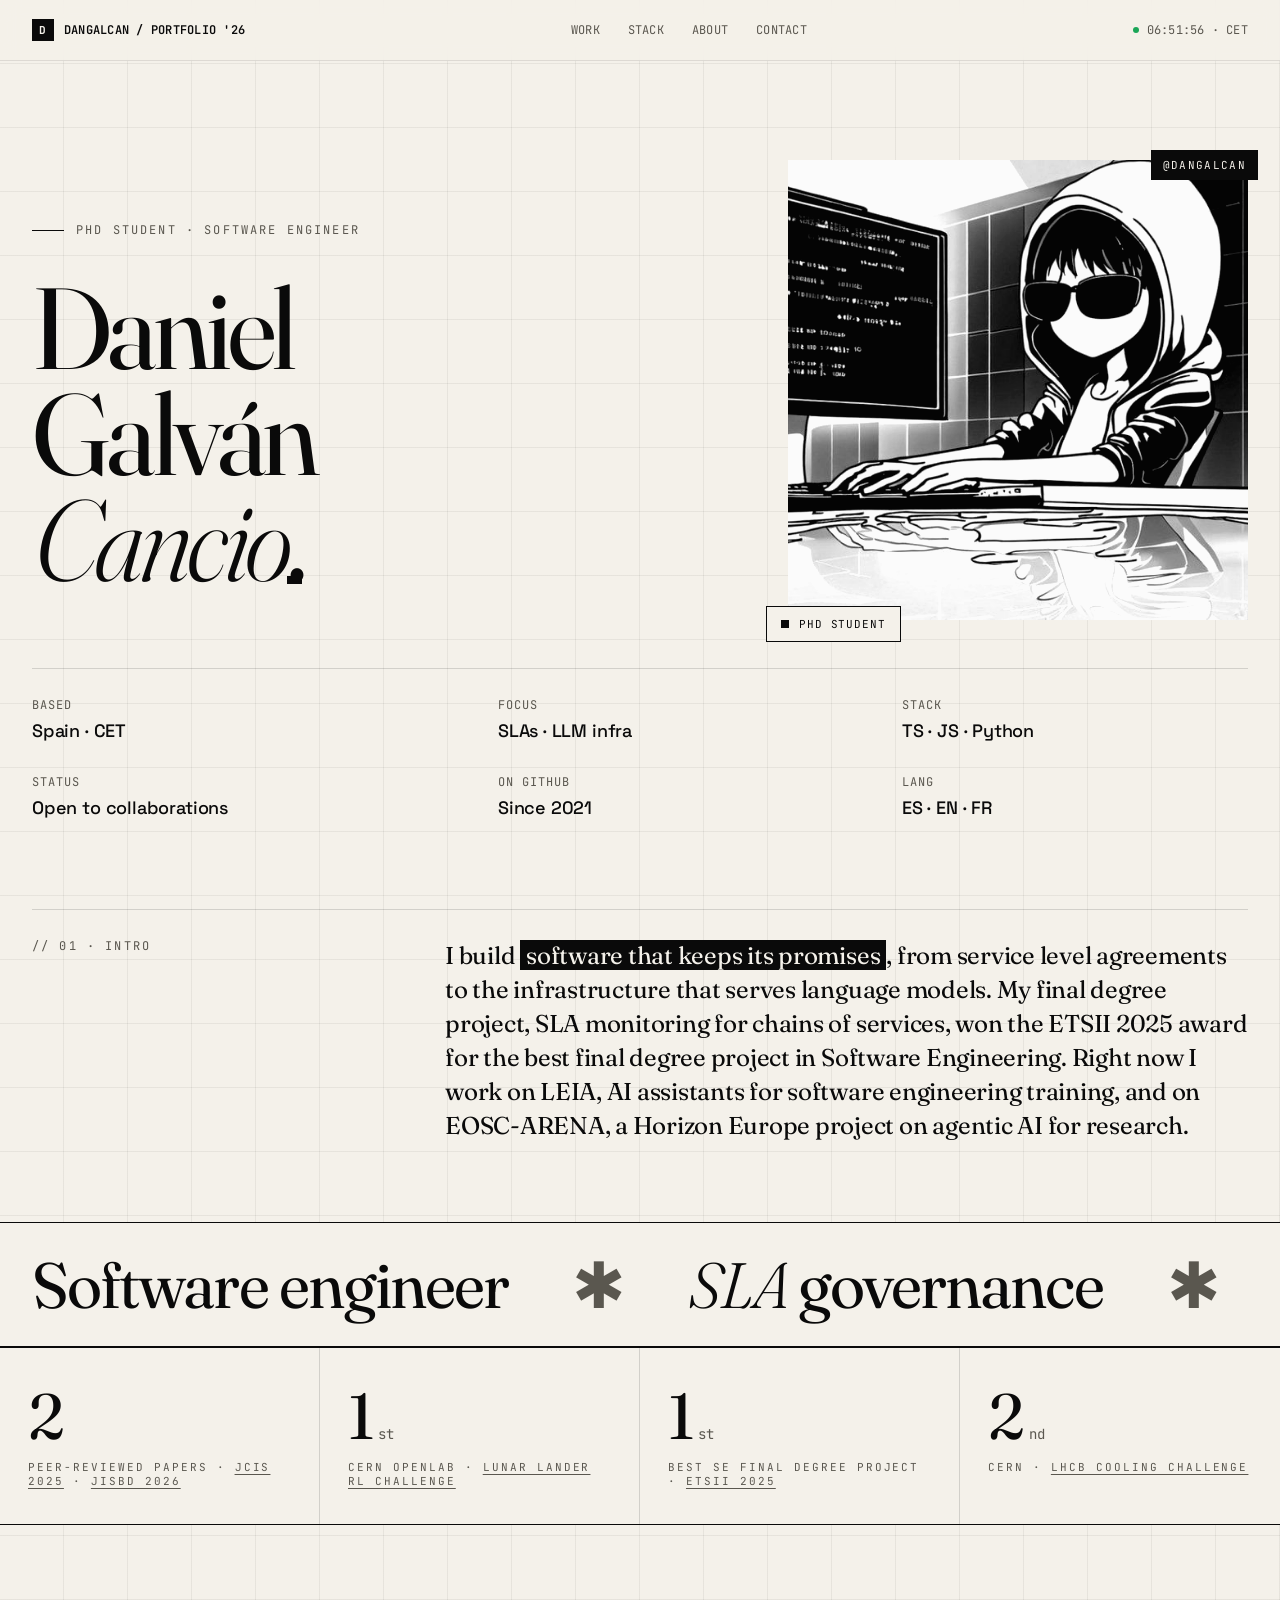
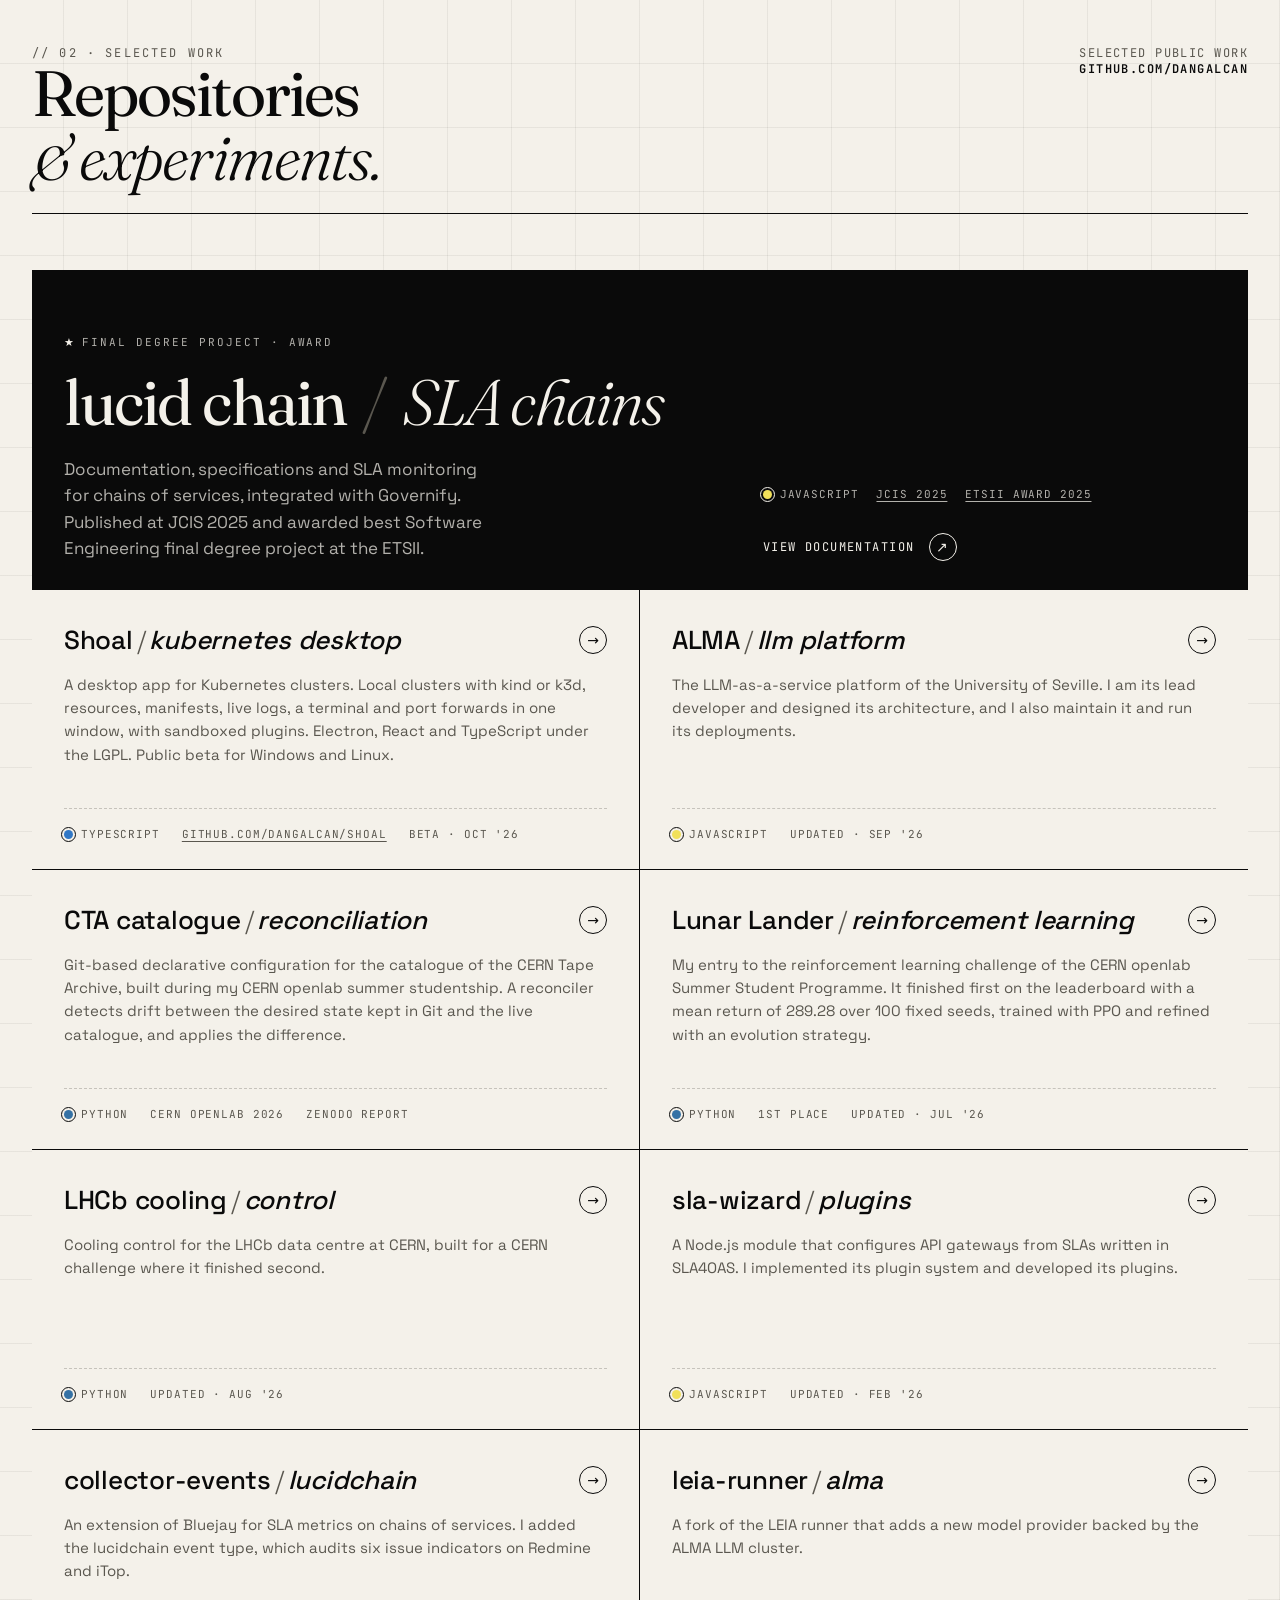
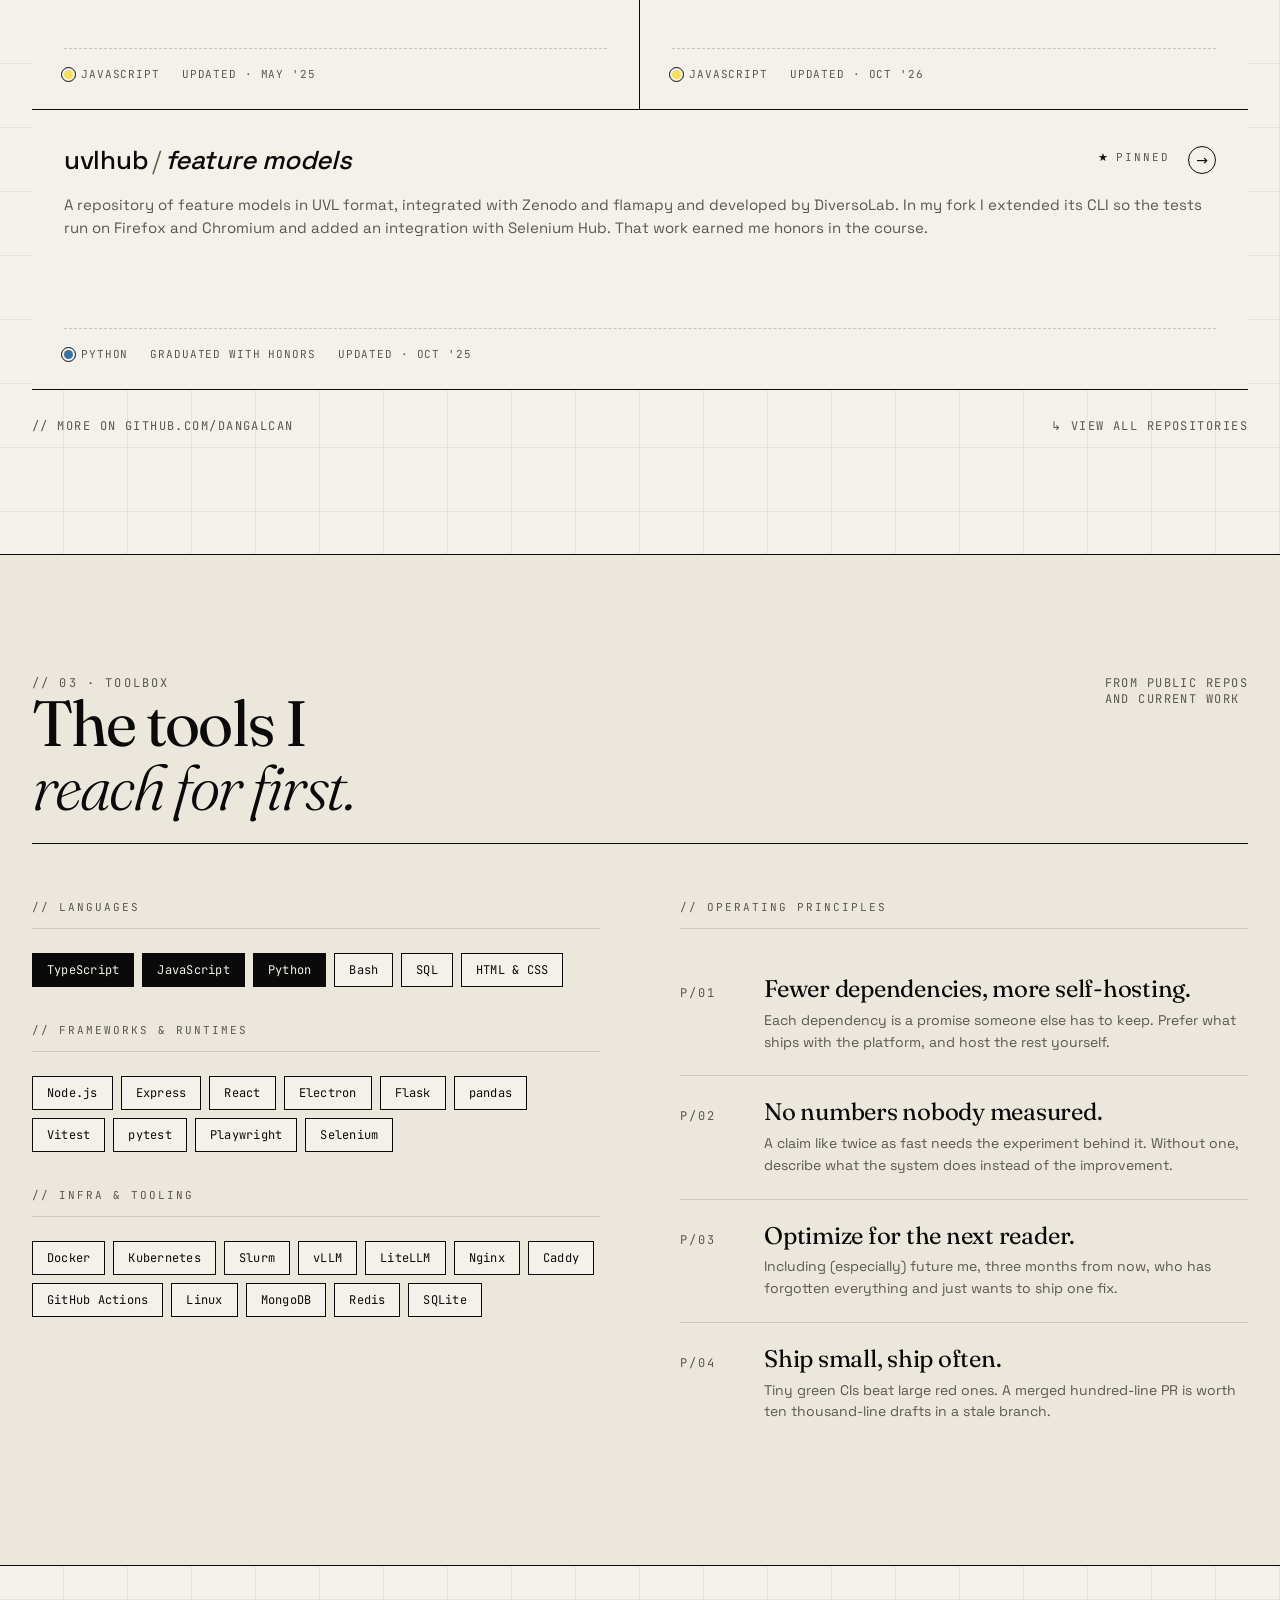
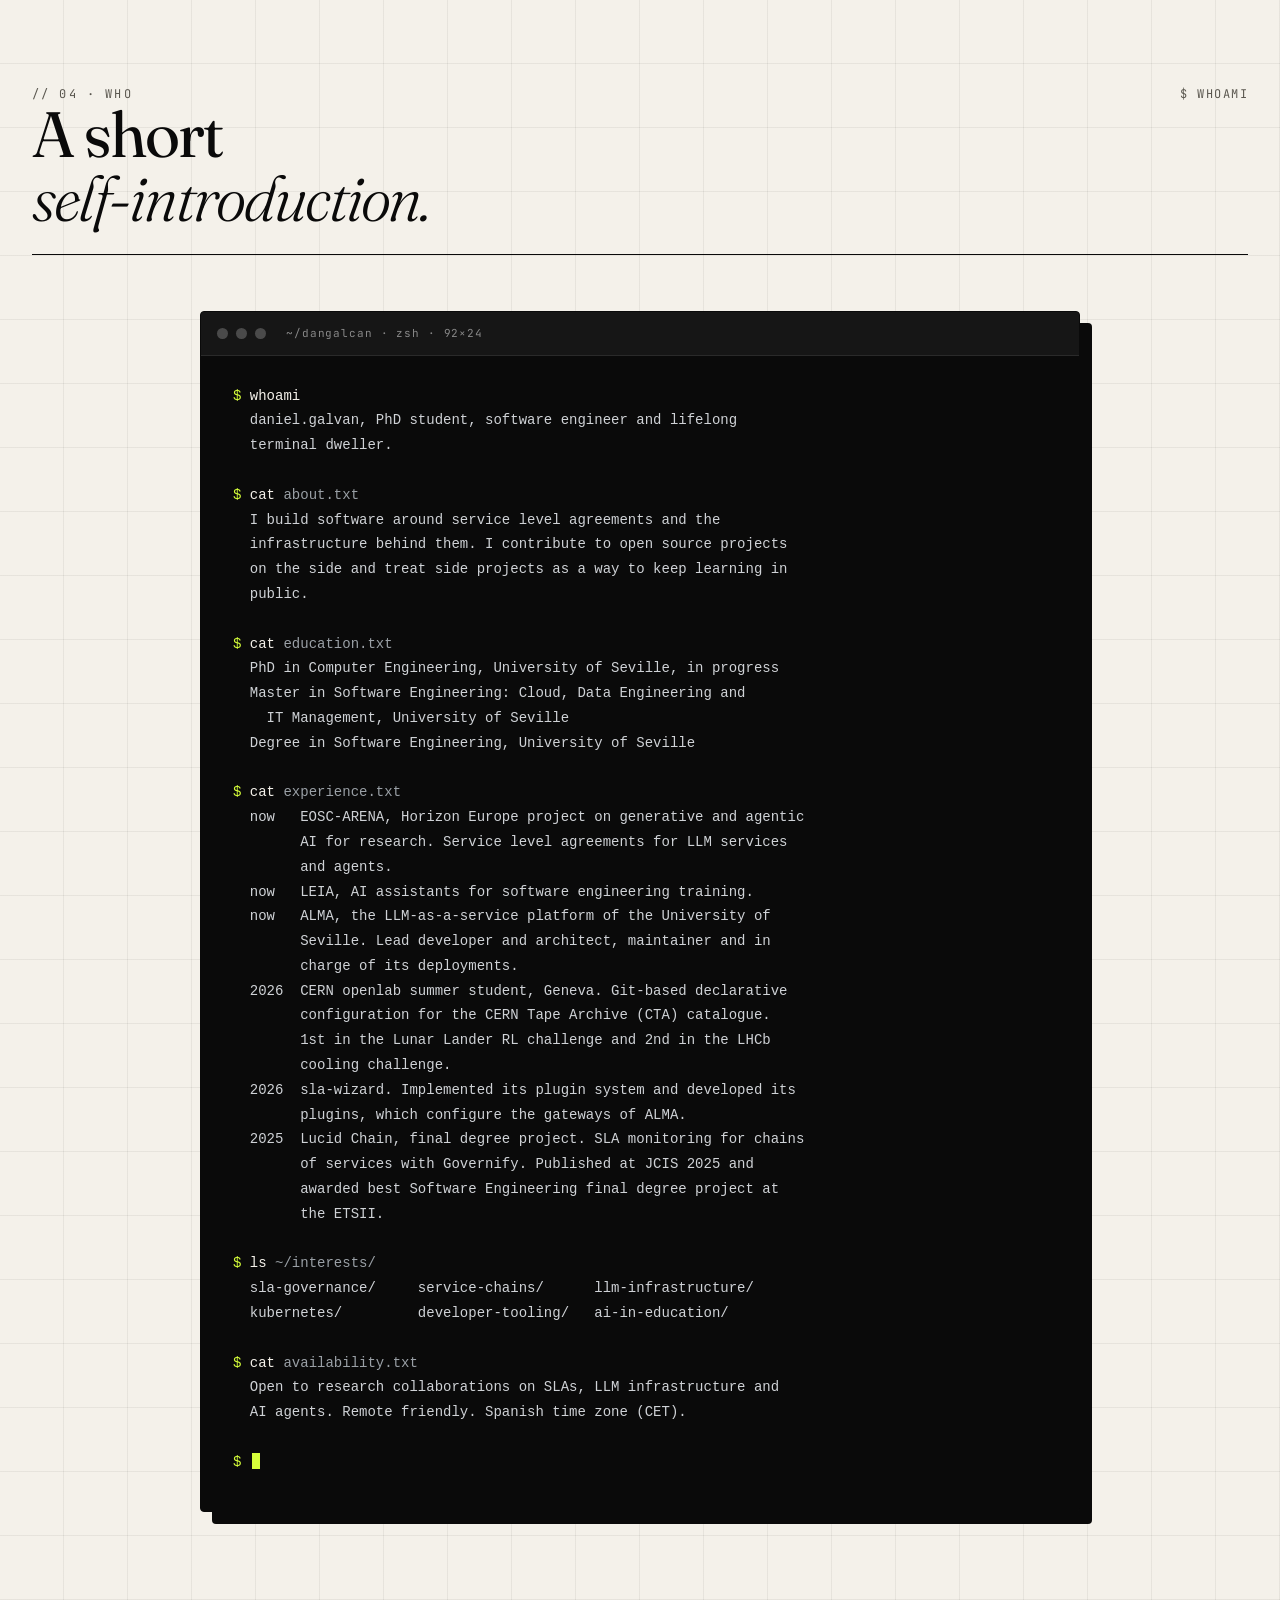
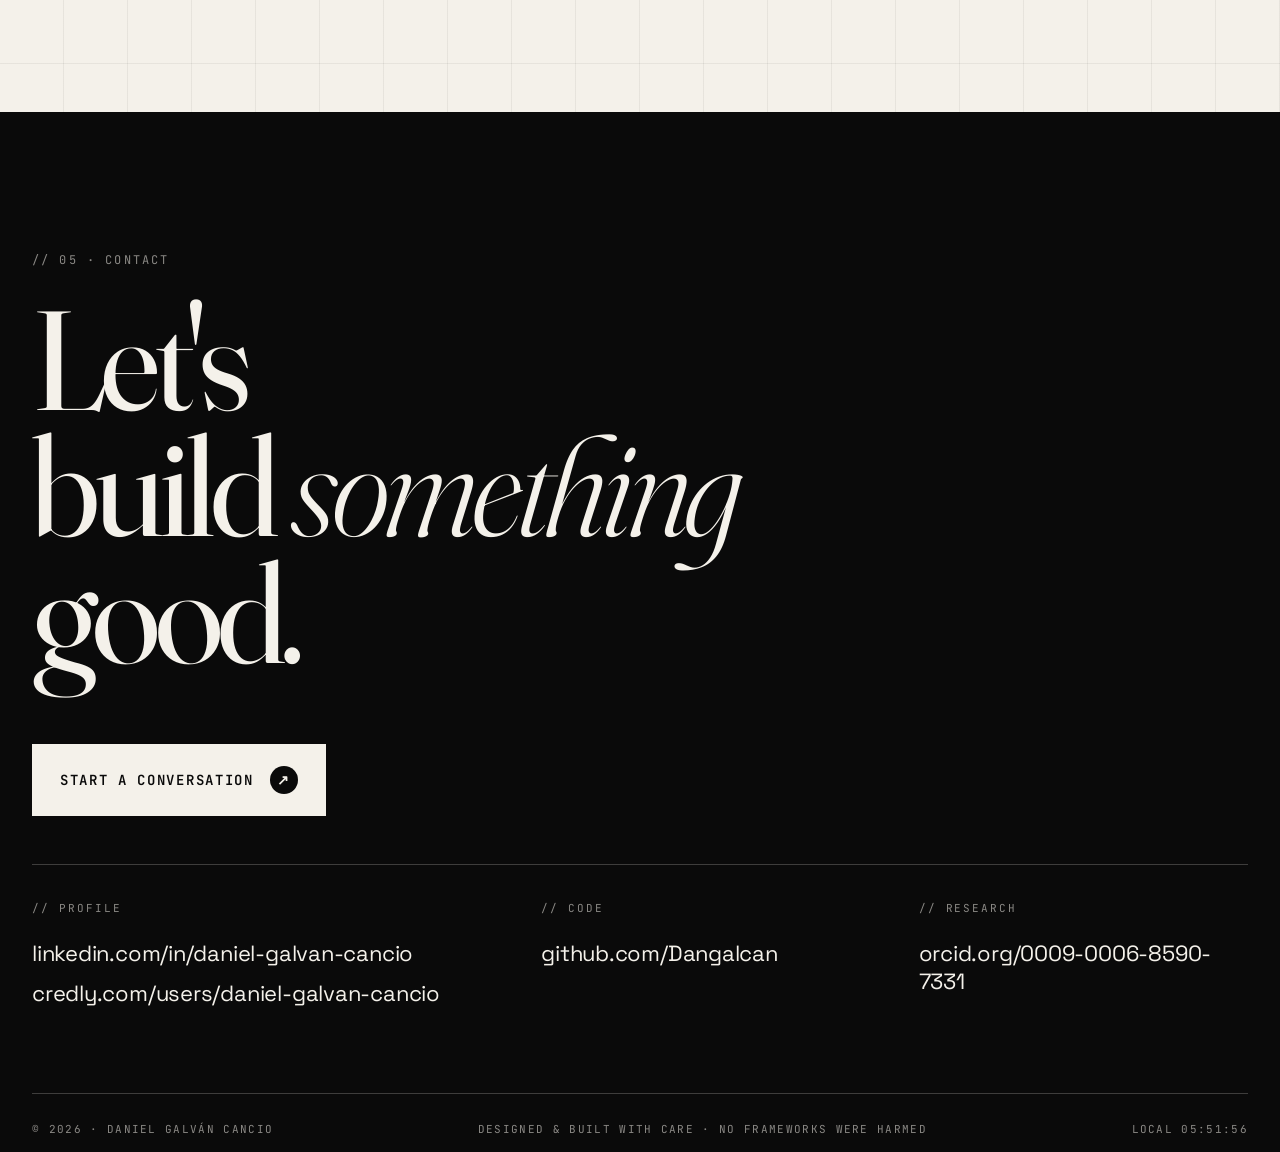
<file: index.html>
<!doctype html>
<html lang="en">
<head>
  <meta charset="utf-8">
  <meta name="viewport" content="width=device-width, initial-scale=1">
  <title>Daniel Galván Cancio · PhD student &amp; software engineer</title>
  <meta name="description" content="Daniel Galván Cancio, PhD student and software engineer at the University of Seville. Service level agreements, LLM infrastructure and AI agents.">
  <meta name="theme-color" content="#f4f1ea">
  <!-- Link previews. The site URL appears in canonical, og:url, og:image and
       the JSON-LD below, so change them together if the domain changes.
       The image is rendered from scripts/og/og.html by scripts/og/render.ps1. -->
  <link rel="canonical" href="https://dangalcan.com/">
  <meta property="og:type" content="website">
  <meta property="og:site_name" content="Daniel Galván Cancio">
  <meta property="og:url" content="https://dangalcan.com/">
  <meta property="og:title" content="Daniel Galván Cancio · PhD student &amp; software engineer">
  <meta property="og:description" content="Software that keeps its promises, from SLAs to LLM infrastructure and AI agents.">
  <meta property="og:image" content="https://dangalcan.com/assets/img/og.png">
  <meta property="og:image:width" content="1200">
  <meta property="og:image:height" content="630">
  <meta property="og:image:alt" content="Daniel Galván Cancio, PhD student building software that keeps its promises">
  <meta name="twitter:card" content="summary_large_image">
  <script type="application/ld+json">
  {
    "@context": "https://schema.org",
    "@type": "Person",
    "name": "Daniel Galván Cancio",
    "url": "https://dangalcan.com/",
    "image": "https://dangalcan.com/assets/img/og.png",
    "jobTitle": "PhD student",
    "affiliation": { "@type": "CollegeOrUniversity", "name": "University of Seville" },
    "alumniOf": { "@type": "CollegeOrUniversity", "name": "University of Seville" },
    "knowsAbout": ["Service level agreements", "LLM infrastructure", "AI agents", "Kubernetes"],
    "award": [
      "Best final degree project in Software Engineering, ETSII, University of Seville, 2025",
      "1st place, CERN openlab Lunar Lander reinforcement learning challenge, 2026",
      "2nd place, CERN LHCb data centre cooling challenge, 2026"
    ],
    "sameAs": [
      "https://github.com/Dangalcan",
      "https://www.linkedin.com/in/daniel-galvan-cancio/",
      "https://orcid.org/0009-0006-8590-7331",
      "https://www.credly.com/users/daniel-galvan-cancio"
    ]
  }
  </script>
  <link rel="icon" href="favicon.svg" type="image/svg+xml">
  <link rel="preload" href="assets/fonts/fraunces-var.woff2" as="font" type="font/woff2" crossorigin>
  <link rel="stylesheet" href="assets/css/tokens.css">
  <link rel="stylesheet" href="assets/css/base.css">
  <link rel="stylesheet" href="assets/css/components.css">
  <script src="assets/js/site.js" defer></script>
</head>
<body>

<!-- ========== TOP BAR ========== -->
<header class="topbar">
  <div class="topbar__brand">
    <span class="topbar__mark" aria-hidden="true">D</span>
    <span>DANGALCAN<span class="topbar__suffix">&nbsp;/&nbsp;PORTFOLIO&nbsp;'26</span></span>
  </div>
  <nav class="topbar__nav" aria-label="Sections">
    <a href="#work">Work</a>
    <a href="#stack">Stack</a>
    <a href="#about">About</a>
    <a href="#contact">Contact</a>
  </nav>
  <div class="topbar__clock">
    <span class="topbar__dot" aria-hidden="true"></span>
    <span data-clock="spain">--:--:-- · CET</span>
  </div>
</header>

<main>

<!-- ========== HERO ========== -->
<section class="hero">
  <div class="wrap">
    <div class="hero__grid">
      <div>
        <p class="hero__eyebrow label">PhD student · software engineer</p>
        <h1 class="hero__title display">
          Daniel<br>
          Galván<br>
          <em>Cancio</em><span class="hero__stop">.</span>
        </h1>
      </div>

      <figure class="portrait">
        <div class="portrait__frame">
          <img src="assets/img/portrait.jpg" width="564" height="562" decoding="async"
               alt="Black and white illustration of a hooded coder in sunglasses typing at a terminal">
        </div>
        <span class="portrait__handle label">@DANGALCAN</span>
        <span class="portrait__status label">PhD student</span>
      </figure>
    </div>

    <dl class="hero__meta label">
      <div><dt>Based</dt><dd>Spain · CET</dd></div>
      <div><dt>Focus</dt><dd>SLAs · LLM infra</dd></div>
      <div><dt>Stack</dt><dd>TS · JS · Python</dd></div>
      <div><dt>Status</dt><dd>Open to collaborations</dd></div>
      <div><dt>On GitHub</dt><dd>Since 2021</dd></div>
      <div><dt>Lang</dt><dd>ES · EN · FR</dd></div>
    </dl>

    <div class="lede">
      <p class="label">// 01 · Intro</p>
      <p class="lede__text">
        I build <mark>software that keeps its promises</mark>, from service
        level agreements to the infrastructure that serves language models.
        My final degree project, SLA monitoring for chains of services, won
        the ETSII 2025 award for the best final degree project in Software
        Engineering. Right now I work on LEIA, AI assistants for software
        engineering training, and on EOSC-ARENA, a Horizon Europe project on
        agentic AI for research.
      </p>
    </div>
  </div>
</section>

<!-- ========== MARQUEE ========== -->
<div class="marquee display">
  <div class="marquee__track">
    <p class="marquee__group">
      <span class="marquee__item">Software engineer</span>
      <span class="marquee__item"><em>SLA</em> governance</span>
      <span class="marquee__item">service chains</span>
      <span class="marquee__item">LLM infrastructure</span>
      <span class="marquee__item">AI <em>agents</em></span>
      <span class="marquee__item"><em>Kubernetes</em></span>
      <span class="marquee__item">open source</span>
    </p>
  </div>
</div>

<!-- ========== STATS ========== -->
<section class="section section--flush" aria-label="In numbers">
  <dl class="stats">
    <div class="stats__item">
      <dt class="stats__label label">Peer-reviewed papers · <a href="https://hdl.handle.net/11705/JCIS/2025/46">JCIS 2025</a> · <a href="https://hdl.handle.net/11705/JISBD/2026/108">JISBD 2026</a></dt>
      <dd class="stats__value display">2</dd>
    </div>
    <div class="stats__item">
      <dt class="stats__label label">CERN openlab · <a href="https://github.com/Dangalcan/Lunar-Lander-Reinforcement-Learning-Challenge">Lunar Lander RL challenge</a></dt>
      <dd class="stats__value display">1<span class="stats__unit">st</span></dd>
    </div>
    <div class="stats__item">
      <dt class="stats__label label">Best SE final degree project · <a href="https://www.informatica.us.es/docs/noticias/anuncios/2026/res-adj-premios-tfg-etsii_2026.pdf">ETSII 2025</a></dt>
      <dd class="stats__value display">1<span class="stats__unit">st</span></dd>
    </div>
    <div class="stats__item">
      <dt class="stats__label label">CERN · <a href="https://github.com/Dangalcan/LHCb-Data-Centre-Cooling-Control">LHCb cooling challenge</a></dt>
      <dd class="stats__value display">2<span class="stats__unit">nd</span></dd>
    </div>
  </dl>
</section>

<!-- ========== WORK ========== -->
<section class="section" id="work">
  <div class="wrap">
    <header class="section-head">
      <div>
        <p class="label">// 02 · Selected work</p>
        <h2 class="section-head__title display">Repositories<br><em>&amp; experiments.</em></h2>
      </div>
      <p class="section-head__aside label">
        Selected public work<br>
        <a href="https://github.com/Dangalcan">github.com/Dangalcan</a>
      </p>
    </header>

    <!-- Featured card. Same parts as a regular card, laid out in two columns. -->
    <article class="repo-card repo-card--featured">
      <div>
        <p class="repo-card__pin label">Final degree project · Award</p>
        <h3 class="repo-card__title display">
          <a href="https://lucidchain.github.io/docs/">lucid chain<span class="repo-card__slash"> / </span><em>SLA chains</em></a>
        </h3>
        <p class="repo-card__desc">
          Documentation, specifications and SLA monitoring for chains of
          services, integrated with Governify. Published at JCIS 2025 and
          awarded best Software Engineering final degree project at the ETSII.
        </p>
      </div>
      <div>
        <ul class="repo-card__meta label">
          <li class="repo-card__lang" data-lang="javascript">JavaScript</li>
          <li><a href="https://hdl.handle.net/11705/JCIS/2025/46">JCIS 2025</a></li>
          <li><a href="https://www.informatica.us.es/docs/noticias/anuncios/2026/res-adj-premios-tfg-etsii_2026.pdf">ETSII award 2025</a></li>
        </ul>
        <p class="repo-card__cta">View documentation <span class="repo-card__arrow" aria-hidden="true">↗</span></p>
      </div>
    </article>

    <!-- Regular cards. To add one, copy an <article> and change the link,
         the text, data-lang and the date. -->
    <div class="repo-grid">
      <article class="repo-card">
        <div class="repo-card__head">
          <h3 class="repo-card__title">
            <a href="https://shoal.dangalcan.com">Shoal<span class="repo-card__slash">/</span><em>kubernetes desktop</em></a>
          </h3>
          <span class="repo-card__arrow" aria-hidden="true">→</span>
        </div>
        <p class="repo-card__desc">
          A desktop app for Kubernetes clusters. Local clusters with kind or
          k3d, resources, manifests, live logs, a terminal and port forwards
          in one window, with sandboxed plugins. Electron, React and
          TypeScript under the LGPL. Public beta for Windows and Linux.
        </p>
        <ul class="repo-card__meta label">
          <li class="repo-card__lang" data-lang="typescript">TypeScript</li>
          <li><a href="https://github.com/Dangalcan/shoal">github.com/Dangalcan/shoal</a></li>
          <li>Beta · Oct '26</li>
        </ul>
      </article>

      <article class="repo-card">
        <div class="repo-card__head">
          <h3 class="repo-card__title">
            <a href="https://github.com/alma-org">ALMA<span class="repo-card__slash">/</span><em>llm platform</em></a>
          </h3>
          <span class="repo-card__arrow" aria-hidden="true">→</span>
        </div>
        <p class="repo-card__desc">
          The LLM-as-a-service platform of the University of Seville. I am its
          lead developer and designed its architecture, and I also maintain it
          and run its deployments.
        </p>
        <ul class="repo-card__meta label">
          <li class="repo-card__lang" data-lang="javascript">JavaScript</li>
          <li>Updated · Sep '26</li>
        </ul>
      </article>

      <article class="repo-card">
        <div class="repo-card__head">
          <h3 class="repo-card__title">
            <a href="https://doi.org/10.5281/zenodo.22249599">CTA catalogue<span class="repo-card__slash">/</span><em>reconciliation</em></a>
          </h3>
          <span class="repo-card__arrow" aria-hidden="true">→</span>
        </div>
        <p class="repo-card__desc">
          Git-based declarative configuration for the catalogue of the CERN
          Tape Archive, built during my CERN openlab summer studentship. A
          reconciler detects drift between the desired state kept in Git and
          the live catalogue, and applies the difference.
        </p>
        <ul class="repo-card__meta label">
          <li class="repo-card__lang" data-lang="python">Python</li>
          <li>CERN openlab 2026</li>
          <li>Zenodo report</li>
        </ul>
      </article>

      <article class="repo-card">
        <div class="repo-card__head">
          <h3 class="repo-card__title">
            <a href="https://github.com/Dangalcan/Lunar-Lander-Reinforcement-Learning-Challenge">Lunar Lander<span class="repo-card__slash">/</span><em>reinforcement learning</em></a>
          </h3>
          <span class="repo-card__arrow" aria-hidden="true">→</span>
        </div>
        <p class="repo-card__desc">
          My entry to the reinforcement learning challenge of the CERN openlab
          Summer Student Programme. It finished first on the leaderboard with
          a mean return of 289.28 over 100 fixed seeds, trained with PPO and
          refined with an evolution strategy.
        </p>
        <ul class="repo-card__meta label">
          <li class="repo-card__lang" data-lang="python">Python</li>
          <li>1st place</li>
          <li>Updated · Jul '26</li>
        </ul>
      </article>

      <article class="repo-card">
        <div class="repo-card__head">
          <h3 class="repo-card__title">
            <a href="https://github.com/Dangalcan/LHCb-Data-Centre-Cooling-Control">LHCb cooling<span class="repo-card__slash">/</span><em>control</em></a>
          </h3>
          <span class="repo-card__arrow" aria-hidden="true">→</span>
        </div>
        <p class="repo-card__desc">
          Cooling control for the LHCb data centre at CERN, built for a CERN
          challenge where it finished second.
        </p>
        <ul class="repo-card__meta label">
          <li class="repo-card__lang" data-lang="python">Python</li>
          <li>Updated · Aug '26</li>
        </ul>
      </article>

      <article class="repo-card">
        <div class="repo-card__head">
          <h3 class="repo-card__title">
            <a href="https://github.com/Dangalcan/sla-wizard">sla-wizard<span class="repo-card__slash">/</span><em>plugins</em></a>
          </h3>
          <span class="repo-card__arrow" aria-hidden="true">→</span>
        </div>
        <p class="repo-card__desc">
          A Node.js module that configures API gateways from SLAs written in
          SLA4OAS. I implemented its plugin system and developed its plugins.
        </p>
        <ul class="repo-card__meta label">
          <li class="repo-card__lang" data-lang="javascript">JavaScript</li>
          <li>Updated · Feb '26</li>
        </ul>
      </article>

      <article class="repo-card">
        <div class="repo-card__head">
          <h3 class="repo-card__title">
            <a href="https://github.com/Dangalcan/collector-events">collector-events<span class="repo-card__slash">/</span><em>lucidchain</em></a>
          </h3>
          <span class="repo-card__arrow" aria-hidden="true">→</span>
        </div>
        <p class="repo-card__desc">
          An extension of Bluejay for SLA metrics on chains of services. I
          added the lucidchain event type, which audits six issue indicators
          on Redmine and iTop.
        </p>
        <ul class="repo-card__meta label">
          <li class="repo-card__lang" data-lang="javascript">JavaScript</li>
          <li>Updated · May '25</li>
        </ul>
      </article>

      <article class="repo-card">
        <div class="repo-card__head">
          <h3 class="repo-card__title">
            <a href="https://github.com/Dangalcan/leia-runner">leia-runner<span class="repo-card__slash">/</span><em>alma</em></a>
          </h3>
          <span class="repo-card__arrow" aria-hidden="true">→</span>
        </div>
        <p class="repo-card__desc">
          A fork of the LEIA runner that adds a new model provider backed by
          the ALMA LLM cluster.
        </p>
        <ul class="repo-card__meta label">
          <li class="repo-card__lang" data-lang="javascript">JavaScript</li>
          <li>Updated · Oct '26</li>
        </ul>
      </article>

      <article class="repo-card">
        <div class="repo-card__head">
          <h3 class="repo-card__title">
            <a href="https://github.com/Dangalcan/uvlhub">uvlhub<span class="repo-card__slash">/</span><em>feature models</em></a>
          </h3>
          <span class="repo-card__pin label">Pinned</span>
          <span class="repo-card__arrow" aria-hidden="true">→</span>
        </div>
        <p class="repo-card__desc">
          A repository of feature models in UVL format, integrated with Zenodo
          and flamapy and developed by DiversoLab. In my fork I extended its CLI
          so the tests run on Firefox and Chromium and added an integration with
          Selenium Hub. That work earned me honors in the course.
        </p>
        <ul class="repo-card__meta label">
          <li class="repo-card__lang" data-lang="python">Python</li>
          <li>Graduated with honors</li>
          <li>Updated · Oct '25</li>
        </ul>
      </article>
    </div>

    <p class="work-foot label">
      <span>// More on github.com/Dangalcan</span>
      <a href="https://github.com/Dangalcan?tab=repositories">↳ View all repositories</a>
    </p>
  </div>
</section>

<!-- ========== STACK ========== -->
<section class="section section--alt" id="stack">
  <div class="wrap">
    <header class="section-head">
      <div>
        <p class="label">// 03 · Toolbox</p>
        <h2 class="section-head__title display">The tools I<br><em>reach for first.</em></h2>
      </div>
      <p class="section-head__aside label">From public repos<br>and current work</p>
    </header>

    <div class="stack">
      <div>
        <h3 class="stack__heading label">// Languages</h3>
        <ul class="chips">
          <li class="chip chip--solid">TypeScript</li>
          <li class="chip chip--solid">JavaScript</li>
          <li class="chip chip--solid">Python</li>
          <li class="chip">Bash</li>
          <li class="chip">SQL</li>
          <li class="chip">HTML &amp; CSS</li>
        </ul>

        <h3 class="stack__heading label">// Frameworks &amp; runtimes</h3>
        <ul class="chips">
          <li class="chip">Node.js</li>
          <li class="chip">Express</li>
          <li class="chip">React</li>
          <li class="chip">Electron</li>
          <li class="chip">Flask</li>
          <li class="chip">pandas</li>
          <li class="chip">Vitest</li>
          <li class="chip">pytest</li>
          <li class="chip">Playwright</li>
          <li class="chip">Selenium</li>
        </ul>

        <h3 class="stack__heading label">// Infra &amp; tooling</h3>
        <ul class="chips">
          <li class="chip">Docker</li>
          <li class="chip">Kubernetes</li>
          <li class="chip">Slurm</li>
          <li class="chip">vLLM</li>
          <li class="chip">LiteLLM</li>
          <li class="chip">Nginx</li>
          <li class="chip">Caddy</li>
          <li class="chip">GitHub Actions</li>
          <li class="chip">Linux</li>
          <li class="chip">MongoDB</li>
          <li class="chip">Redis</li>
          <li class="chip">SQLite</li>
        </ul>
      </div>

      <div>
        <h3 class="stack__heading label">// Operating principles</h3>
        <ol>
          <li class="principle">
            <span class="principle__num label" aria-hidden="true">P/01</span>
            <div>
              <h4 class="principle__title display">Fewer dependencies, more self-hosting.</h4>
              <p class="principle__text">Each dependency is a promise someone else has to keep. Prefer what ships with the platform, and host the rest yourself.</p>
            </div>
          </li>
          <li class="principle">
            <span class="principle__num label" aria-hidden="true">P/02</span>
            <div>
              <h4 class="principle__title display">No numbers nobody measured.</h4>
              <p class="principle__text">A claim like twice as fast needs the experiment behind it. Without one, describe what the system does instead of the improvement.</p>
            </div>
          </li>
          <li class="principle">
            <span class="principle__num label" aria-hidden="true">P/03</span>
            <div>
              <h4 class="principle__title display">Optimize for the next reader.</h4>
              <p class="principle__text">Including (especially) future me, three months from now, who has forgotten everything and just wants to ship one fix.</p>
            </div>
          </li>
          <li class="principle">
            <span class="principle__num label" aria-hidden="true">P/04</span>
            <div>
              <h4 class="principle__title display">Ship small, ship often.</h4>
              <p class="principle__text">Tiny green CIs beat large red ones. A merged hundred-line PR is worth ten thousand-line drafts in a stale branch.</p>
            </div>
          </li>
        </ol>
      </div>
    </div>
  </div>
</section>

<!-- ========== ABOUT (terminal) ========== -->
<section class="section" id="about">
  <div class="wrap">
    <header class="section-head">
      <div>
        <p class="label">// 04 · Who</p>
        <h2 class="section-head__title display">A short<br><em>self-introduction.</em></h2>
      </div>
      <p class="section-head__aside label">$ whoami</p>
    </header>

    <figure class="terminal">
      <div class="terminal__bar" aria-hidden="true">
        <span class="terminal__dot"></span><span class="terminal__dot"></span><span class="terminal__dot"></span>
        <span class="terminal__title">~/dangalcan · zsh · 92×24</span>
      </div>
      <!-- Whitespace inside <pre> is shown as is. -->
      <pre class="terminal__body"><code><span class="terminal__prompt">$</span> <span class="terminal__cmd">whoami</span>
  daniel.galvan, PhD student, software engineer and lifelong
  terminal dweller.

<span class="terminal__prompt">$</span> <span class="terminal__cmd">cat</span> <span class="terminal__arg">about.txt</span>
  I build software around service level agreements and the
  infrastructure behind them. I contribute to open source projects
  on the side and treat side projects as a way to keep learning in
  public.

<span class="terminal__prompt">$</span> <span class="terminal__cmd">cat</span> <span class="terminal__arg">education.txt</span>
  PhD in Computer Engineering, University of Seville, in progress
  Master in Software Engineering: Cloud, Data Engineering and
    IT Management, University of Seville
  Degree in Software Engineering, University of Seville

<span class="terminal__prompt">$</span> <span class="terminal__cmd">cat</span> <span class="terminal__arg">experience.txt</span>
  now   EOSC-ARENA, Horizon Europe project on generative and agentic
        AI for research. Service level agreements for LLM services
        and agents.
  now   LEIA, AI assistants for software engineering training.
  now   ALMA, the LLM-as-a-service platform of the University of
        Seville. Lead developer and architect, maintainer and in
        charge of its deployments.
  2026  CERN openlab summer student, Geneva. Git-based declarative
        configuration for the CERN Tape Archive (CTA) catalogue.
        1st in the Lunar Lander RL challenge and 2nd in the LHCb
        cooling challenge.
  2026  sla-wizard. Implemented its plugin system and developed its
        plugins, which configure the gateways of ALMA.
  2025  Lucid Chain, final degree project. SLA monitoring for chains
        of services with Governify. Published at JCIS 2025 and
        awarded best Software Engineering final degree project at
        the ETSII.

<span class="terminal__prompt">$</span> <span class="terminal__cmd">ls</span> <span class="terminal__arg">~/interests/</span>
  sla-governance/     service-chains/      llm-infrastructure/
  kubernetes/         developer-tooling/   ai-in-education/

<span class="terminal__prompt">$</span> <span class="terminal__cmd">cat</span> <span class="terminal__arg">availability.txt</span>
  Open to research collaborations on SLAs, LLM infrastructure and
  AI agents. Remote friendly. Spanish time zone (CET).

<span class="terminal__prompt">$</span> <span class="terminal__cursor"></span></code></pre>
    </figure>
  </div>
</section>

<!-- ========== CONTACT ========== -->
<section class="contact" id="contact">
  <div class="wrap">
    <p class="contact__label label">// 05 · Contact</p>
    <h2 class="contact__title display">Let's<br>build <em>something</em><br>good.</h2>

    <a class="contact__cta" href="https://www.linkedin.com/in/daniel-galvan-cancio/">
      Start a conversation
      <span class="contact__arrow" aria-hidden="true">↗</span>
    </a>

    <div class="contact__links">
      <div>
        <h3 class="contact__heading label">// Profile</h3>
        <ul>
          <li><a href="https://www.linkedin.com/in/daniel-galvan-cancio/">linkedin.com/in/daniel-galvan-cancio</a></li>
          <li><a href="https://www.credly.com/users/daniel-galvan-cancio">credly.com/users/daniel-galvan-cancio</a></li>
        </ul>
      </div>
      <div>
        <h3 class="contact__heading label">// Code</h3>
        <ul>
          <li><a href="https://github.com/Dangalcan">github.com/Dangalcan</a></li>
        </ul>
      </div>
      <div>
        <h3 class="contact__heading label">// Research</h3>
        <ul>
          <li><a href="https://orcid.org/0009-0006-8590-7331">orcid.org/0009-0006-8590-7331</a></li>
        </ul>
      </div>
    </div>

    <footer class="footer label">
      <span>© 2026 · Daniel Galván Cancio</span>
      <span>Designed &amp; built with care · No frameworks were harmed</span>
      <span data-clock="local">--:--:--</span>
    </footer>
  </div>
</section>

</main>

</body>
</html>
</file>
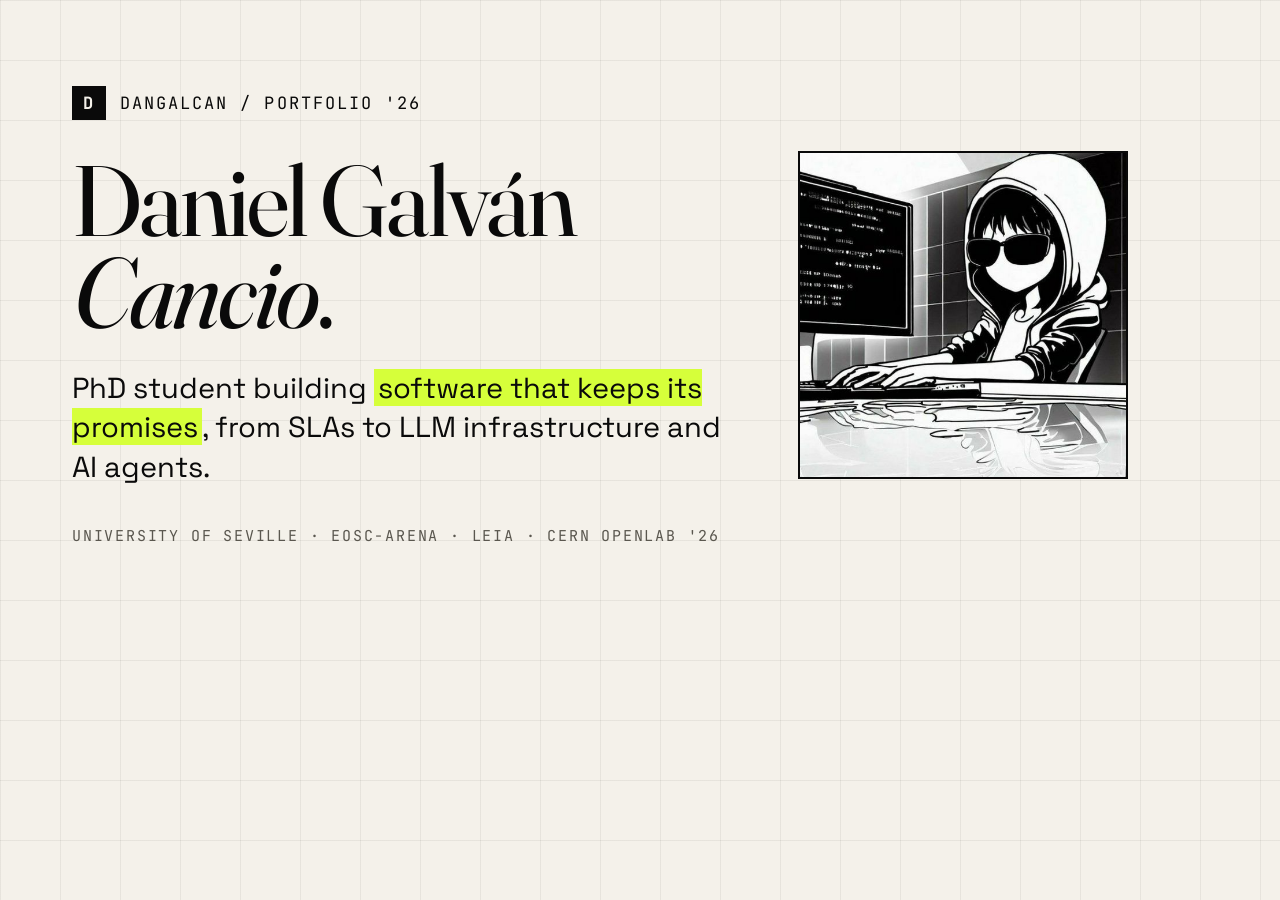
<file: scripts/og/og.html>
<!doctype html>
<html lang="en">
<head>
<meta charset="utf-8">
<title>Share image</title>
<!-- The image social networks show when the site is shared.
     scripts/og/render.ps1 turns this page into assets/img/og.png at
     1200 x 630, the size LinkedIn, Mastodon and others expect. -->
<link rel="stylesheet" href="../../assets/css/tokens.css">
<style>
  html, body {
    margin: 0;
  }

  body {
    width: 1200px;
    height: 630px;
    overflow: hidden;
    background-color: var(--paper);
    background-image:
      linear-gradient(var(--grid) 1px, transparent 1px),
      linear-gradient(90deg, var(--grid) 1px, transparent 1px);
    background-size: 60px 60px;
    color: var(--ink);
    font-family: var(--sans);
  }

  .card {
    box-sizing: border-box;
    display: grid;
    grid-template-columns: 1fr 330px;
    gap: 60px;
    align-items: center;
    height: 100%;
    padding: 60px 72px;
  }

  .label {
    font-family: var(--mono);
    font-size: 17px;
    letter-spacing: var(--track-md);
    text-transform: uppercase;
    color: var(--muted);
  }

  .brand {
    display: flex;
    align-items: center;
    gap: 14px;
    color: var(--ink);
  }

  .brand__mark {
    display: grid;
    place-items: center;
    width: 34px;
    height: 34px;
    background: var(--ink);
    color: var(--paper);
    font-weight: 700;
  }

  .name {
    margin: 34px 0 30px;
    font-family: var(--serif);
    font-size: 100px;
    font-weight: 400;
    line-height: 0.92;
    letter-spacing: -0.03em;
  }

  .name em {
    font-style: italic;
  }

  .role {
    max-width: 660px;
    margin: 0;
    font-size: 29px;
    line-height: 1.35;
  }

  .role mark {
    padding: 0 0.15em;
    background: var(--accent);
    color: var(--ink);
  }

  .foot {
    margin-top: 40px;
    font-size: 15px;
    white-space: nowrap;
  }

  .portrait {
    margin: 0;
    border: 2px solid var(--ink);
    background: var(--ink);
  }

  .portrait img {
    display: block;
    width: 100%;
    height: auto;
  }
</style>
</head>
<body>
  <main class="card">
    <div>
      <p class="label brand"><span class="brand__mark">D</span>Dangalcan / Portfolio '26</p>
      <h1 class="name">Daniel Galván<br><em>Cancio</em>.</h1>
      <p class="role">PhD student building <mark>software that keeps its promises</mark>, from SLAs to LLM infrastructure and AI agents.</p>
      <p class="label foot">University of Seville · EOSC-ARENA · LEIA · CERN openlab '26</p>
    </div>
    <figure class="portrait">
      <img src="../../assets/img/portrait.jpg" width="564" height="562" alt="">
    </figure>
  </main>
</body>
</html>
</file>
<file: assets/css/tokens.css>
/* Design tokens: fonts, palette, type scale and layout.
   To change how the page looks, start here. Components only read these
   properties, so a value changed here changes everywhere it is used. */

/* Cascade order for the whole site. Later layers win regardless of
   selector specificity, so components never need !important. */
@layer tokens, base, components, utilities;

/* ---------- fonts (vendored, latin subset, SIL OFL 1.1) ---------- */
@font-face {
  font-family: "Space Grotesk";
  src: url("../fonts/space-grotesk-var.woff2") format("woff2");
  font-weight: 300 700;
  font-style: normal;
  font-display: swap;
}
@font-face {
  font-family: "JetBrains Mono";
  src: url("../fonts/jetbrains-mono-var.woff2") format("woff2");
  font-weight: 100 800;
  font-style: normal;
  font-display: swap;
}
@font-face {
  font-family: "Fraunces";
  src: url("../fonts/fraunces-var.woff2") format("woff2");
  font-weight: 100 900;
  font-style: normal;
  font-display: swap;
}
/* A real italic, so <em> in display text is not a slanted copy of the roman.
   Drop this block to go back to the browser's synthetic oblique. */
@font-face {
  font-family: "Fraunces";
  src: url("../fonts/fraunces-var-italic.woff2") format("woff2");
  font-weight: 100 900;
  font-style: italic;
  font-display: swap;
}

@layer tokens {
  :root {
    /* palette */
    --ink: #0a0a0a;
    --paper: #f4f1ea;
    --paper-2: #ebe7dd;
    --muted: #5a574f;
    --accent: #d6ff3a;  /* high-vis, used sparingly */
    --live: #1aa657;    /* the "online" dot in the top bar */

    /* tones derived from the palette */
    --grid: color-mix(in oklab, var(--ink) 6%, transparent);
    --rule-faint: color-mix(in oklab, var(--ink) 10%, transparent);
    --rule-soft: color-mix(in oklab, var(--ink) 14%, transparent);
    --on-ink-rule: color-mix(in oklab, var(--paper) 22%, transparent);
    --on-ink-muted: color-mix(in oklab, var(--paper) 55%, transparent);
    --on-ink-soft: color-mix(in oklab, var(--paper) 72%, transparent);

    /* terminal panel */
    --term-bar: #161616;
    --term-border: #2a2a2a;
    --term-dot: #4a4a4a;
    --term-title: #888;
    --term-arg: #9aa0a6;
    --term-out: #cfd2d6;

    /* type */
    --sans: "Space Grotesk", system-ui, sans-serif;
    --mono: "JetBrains Mono", ui-monospace, monospace;
    --serif: "Fraunces", "Times New Roman", serif;
    --fs-mono-xs: 11px;
    --fs-mono-sm: 12px;
    --track-xs: 0.02em;
    --track-sm: 0.08em;
    --track-md: 0.12em;
    --track-lg: 0.18em;

    /* layout. The main breakpoint is 900px, where components switch to
       their desktop layout with @media (width > 900px). Custom media queries
       are not supported natively yet, so the number is repeated there. The
       only other one is 480px, for the top bar's brand suffix. */
    --page-max: 1280px;
    --gutter: clamp(20px, 5vw, 32px);
    --section-pad: 80px;
    --topbar-offset: 40px;  /* extra scroll on anchor jumps so the two-row bar on phones covers nothing */
  }

  @media (width > 900px) {
    :root {
      --section-pad: 120px;
      --topbar-offset: 0px;  /* the 120px section padding already clears the bar */
    }
  }
}
</file>
<file: assets/css/base.css>
/* Reset, page background and the primitives every section reuses.
   Nothing here knows about a specific section; that lives in components.css. */

@layer base {
  *,
  *::before,
  *::after {
    box-sizing: border-box;
    margin: 0;
    padding: 0;
  }

  html {
    scroll-padding-top: var(--topbar-offset);
  }

  body {
    background-color: var(--paper);
    background-image:
      linear-gradient(var(--grid) 1px, transparent 1px),
      linear-gradient(90deg, var(--grid) 1px, transparent 1px);
    background-size: 64px 64px;
    background-position: -1px -1px;
    color: var(--ink);
    font-family: var(--sans);
    -webkit-font-smoothing: antialiased;
    -moz-osx-font-smoothing: grayscale;
    overflow-x: clip;
  }

  ::selection {
    background: var(--ink);
    color: var(--paper);
  }

  a {
    color: inherit;
    text-decoration: none;
  }

  :focus-visible {
    outline: 2px solid currentColor;
    outline-offset: 3px;
  }

  /* Headings carry structure only; how they look comes from their class. */
  h1, h2, h3, h4, h5, h6 {
    font-size: inherit;
    font-weight: inherit;
  }

  ul, ol {
    list-style: none;
  }

  img {
    display: block;
    max-width: 100%;
  }

  pre {
    font: inherit;
  }

  /* ---------- primitives ---------- */

  .wrap {
    max-width: var(--page-max);
    margin-inline: auto;
    padding-inline: var(--gutter);
  }

  .section {
    position: relative;
    padding-block: var(--section-pad);
  }
  .section--flush {
    padding-block: 0;
  }
  .section--alt {
    background: var(--paper-2);
    border-block: 1px solid var(--ink);
  }

  /* The small mono caption used for eyebrows, numbers, meta rows and footers.
     Components adjust size or tracking on top of it. */
  .label {
    font-family: var(--mono);
    font-size: var(--fs-mono-sm);
    text-transform: uppercase;
    letter-spacing: var(--track-lg);
    color: var(--muted);
  }

  /* The serif display face. <em> inside it turns into the light italic. */
  .display {
    font-family: var(--serif);
    font-weight: 400;
    letter-spacing: -0.03em;
    line-height: 1;
  }
  .display em {
    font-style: italic;
    font-weight: 300;
  }
}

@layer utilities {
  /* Added by site.js only when motion is allowed, so without JavaScript
     nothing starts hidden. It is an animation rather than a transition so it
     does not replace the element's own transitions (the card hover). */
  .reveal:not(.is-visible) {
    opacity: 0;
    translate: 0 24px;
  }
  .reveal.is-visible {
    animation: reveal 0.8s ease both;
  }

  @keyframes reveal {
    from {
      opacity: 0;
      translate: 0 24px;
    }
  }

  /* Every animation runs once, instantly, and lands on its final frame.
     Being in the last layer, this beats the components without !important. */
  @media (prefers-reduced-motion: reduce) {
    *,
    *::before,
    *::after {
      animation-duration: 0.01ms;
      animation-iteration-count: 1;
      transition-duration: 0.01ms;
    }
  }
}
</file>
<file: assets/css/components.css>
/* One block per area of the page, in the order they appear in index.html.
   Class names are BEM (block__element--modifier). Styles are mobile first,
   and each block carries its own desktop rules in a nested @media. */

@layer components {
  /* ========== top bar ========== */
  .topbar {
    position: fixed;
    inset: 0 0 auto;
    z-index: 50;
    display: grid;
    grid-template-columns: 1fr auto;
    grid-template-areas:
      "brand clock"
      "nav   nav";
    align-items: center;
    gap: 10px 16px;
    padding: 14px var(--gutter);
    background: color-mix(in oklab, var(--paper) 82%, transparent);
    backdrop-filter: blur(10px);
    -webkit-backdrop-filter: blur(10px);
    border-bottom: 1px solid var(--rule-faint);
    font-family: var(--mono);
    font-size: var(--fs-mono-sm);
    letter-spacing: var(--track-xs);

    @media (width > 900px) {
      display: flex;
      justify-content: space-between;
      padding-block: 18px;
    }
  }

  .topbar__brand {
    grid-area: brand;
    display: flex;
    align-items: center;
    gap: 10px;
    font-weight: 600;
  }

  /* "/ PORTFOLIO '26" only fits next to the clock from 480px up. */
  .topbar__suffix {
    display: none;

    @media (width > 480px) {
      display: inline;
    }
  }

  .topbar__mark {
    display: grid;
    place-items: center;
    width: 22px;
    height: 22px;
    background: var(--ink);
    color: var(--paper);
    font-size: var(--fs-mono-xs);
    font-weight: 700;
  }

  /* On phones the links drop to a second row instead of disappearing. */
  .topbar__nav {
    grid-area: nav;
    display: flex;
    gap: 28px;
    overflow-x: auto;
    scrollbar-width: none;
    text-transform: uppercase;

    a {
      position: relative;
      padding: 4px 0;
      color: var(--muted);
      white-space: nowrap;
      transition: color 0.2s ease;
    }
    a::after {
      content: "";
      position: absolute;
      left: 0;
      bottom: 0;
      width: 0;
      height: 1px;
      background: var(--ink);
      transition: width 0.25s ease;
    }
    a:hover {
      color: var(--ink);
    }
    a:hover::after {
      width: 100%;
    }
  }

  .topbar__clock {
    grid-area: clock;
    display: flex;
    white-space: nowrap;
    align-items: center;
    gap: 8px;
    color: var(--muted);
  }

  .topbar__dot {
    width: 6px;
    height: 6px;
    border-radius: 50%;
    background: var(--live);
    animation: pulse 2s infinite;
  }

  @keyframes pulse {
    0% { box-shadow: 0 0 0 0 color-mix(in srgb, var(--live) 60%, transparent); }
    70% { box-shadow: 0 0 0 8px transparent; }
    100% { box-shadow: 0 0 0 0 transparent; }
  }

  /* ========== hero ========== */
  .hero {
    padding: 160px 0 80px;
  }

  .hero__grid {
    display: grid;
    grid-template-columns: minmax(0, 1fr);
    gap: 48px;
    align-items: end;

    @media (width > 900px) {
      grid-template-columns: minmax(0, 1.2fr) minmax(0, 1fr);
      gap: 64px;
    }
  }

  .hero__eyebrow {
    display: flex;
    align-items: center;
    gap: 12px;
    margin-bottom: 36px;
  }
  .hero__eyebrow::before {
    content: "";
    width: 32px;
    height: 1px;
    background: var(--ink);
  }

  .hero__title {
    margin-bottom: 28px;
    font-size: clamp(64px, 9vw, 148px);
    line-height: 0.92;
    letter-spacing: -0.04em;
  }

  /* The full stop after the name, with a bar that swipes in under it. */
  .hero__stop {
    position: relative;
    display: inline-block;
  }
  .hero__stop::after {
    content: "";
    position: absolute;
    left: 0;
    right: 0;
    bottom: 8px;
    z-index: -1;
    height: 8px;
    background: var(--ink);
    transform: scaleX(0);
    transform-origin: left;
    animation: swipe 1.1s cubic-bezier(0.7, 0.2, 0.2, 1) 0.4s forwards;
  }

  @keyframes swipe {
    to { transform: scaleX(1); }
  }

  .hero__meta {
    display: grid;
    grid-template-columns: repeat(2, minmax(0, 1fr));
    gap: 20px;
    margin-top: 48px;
    padding-top: 28px;
    border-top: 1px solid var(--rule-soft);
    letter-spacing: var(--track-sm);

    dd {
      margin-top: 6px;
      color: var(--ink);
      font-family: var(--sans);
      font-size: 18px;
      font-weight: 500;
      text-transform: none;
      letter-spacing: -0.01em;
    }

    @media (width > 900px) {
      grid-template-columns: repeat(3, auto);
      gap: 32px 56px;
    }
  }

  /* ========== portrait ========== */
  .portrait {
    position: relative;
    width: 100%;
    max-width: 320px;
    aspect-ratio: 1 / 1;
    justify-self: start;

    @media (width > 900px) {
      max-width: 460px;
      justify-self: end;
    }
  }

  .portrait__frame {
    position: absolute;
    inset: 0;
    overflow: hidden;
    background: var(--ink);
    filter: contrast(1.05);

    img {
      width: 100%;
      height: 100%;
      object-fit: cover;
      filter: grayscale(1) contrast(1.15);
      mix-blend-mode: screen;
      opacity: 0.96;
    }
  }

  .portrait__handle {
    position: absolute;
    top: -10px;
    right: -10px;
    padding: 8px 12px;
    background: var(--ink);
    color: var(--paper);
    font-size: var(--fs-mono-xs);
    letter-spacing: var(--track-md);
  }

  .portrait__status {
    position: absolute;
    bottom: -22px;
    left: -16px;
    display: flex;
    align-items: center;
    gap: 10px;
    padding: 10px 14px;
    background: var(--paper);
    border: 1px solid var(--ink);
    color: var(--ink);
    font-size: var(--fs-mono-xs);
    letter-spacing: var(--track-sm);

    @media (width > 900px) {
      left: -22px;
    }
  }
  .portrait__status::before {
    content: "";
    width: 8px;
    height: 8px;
    background: var(--ink);
  }

  /* ========== lede ========== */
  .lede {
    display: grid;
    grid-template-columns: minmax(0, 1fr);
    gap: 16px;
    align-items: start;
    margin-top: 90px;
    padding-top: 28px;
    border-top: 1px solid var(--rule-soft);

    @media (width > 900px) {
      grid-template-columns: minmax(0, 1fr) minmax(0, 2.2fr);
      gap: 48px;
    }
  }

  .lede__text {
    font-family: var(--serif);
    font-size: clamp(20px, 1.9vw, 28px);
    line-height: 1.4;
    letter-spacing: -0.01em;
    text-wrap: pretty;

    mark {
      padding: 0 6px;
      -webkit-box-decoration-break: clone;
      box-decoration-break: clone;
      background: var(--ink);
      color: var(--paper);
    }
  }

  /* ========== marquee ========== */
  /* index.html holds one copy of the topics. site.js clones it (hidden from
     screen readers) and starts the scroll, so without JavaScript the strip
     simply sits still. */
  .marquee {
    overflow: hidden;
    padding: 22px 0;
    background: var(--paper);
    border-block: 1px solid var(--ink);
    font-size: clamp(36px, 5vw, 72px);
    line-height: normal;
    white-space: nowrap;
  }

  .marquee__track {
    display: flex;
    width: max-content;
  }
  .marquee__track.is-running {
    animation: marquee 38s linear infinite;
  }

  .marquee__group {
    display: flex;
  }

  .marquee__item {
    padding-left: 32px;
  }
  .marquee__item::after {
    content: "✱";
    content: "✱" / "";
    margin: 0 32px 0 64px;
    color: var(--muted);
    font-style: normal;
  }

  @keyframes marquee {
    from { transform: translateX(0); }
    to { transform: translateX(-50%); }
  }

  /* ========== stats strip ========== */
  .stats {
    display: grid;
    grid-template-columns: repeat(2, minmax(0, 1fr));
    border-block: 1px solid var(--ink);

    @media (width > 900px) {
      grid-template-columns: repeat(4, minmax(0, 1fr));
    }
  }

  /* <dt> comes first in the markup for screen readers; column-reverse puts
     the big number on top. */
  .stats__item {
    display: flex;
    flex-direction: column-reverse;
    justify-content: flex-end;
    gap: 12px;
    padding: 36px 28px;
    background: var(--paper);
    border-right: 1px solid var(--rule-soft);

    &:nth-child(2n) {
      border-right: none;
    }

    @media (width > 900px) {
      &:nth-child(2n) {
        border-right: 1px solid var(--rule-soft);
      }
      &:last-child {
        border-right: none;
      }
    }
  }

  .stats__label {
    font-size: var(--fs-mono-xs);
  }

  .stats__label a {
    text-decoration: underline;
    text-underline-offset: 3px;

    &:hover {
      color: var(--ink);
    }
  }

  .stats__value {
    display: flex;
    align-items: baseline;
    gap: 6px;
    font-size: clamp(48px, 5vw, 72px);
  }

  .stats__unit {
    color: var(--muted);
    font-family: var(--mono);
    font-size: 14px;
    letter-spacing: 0;
  }

  /* ========== section heading ========== */
  .section-head {
    display: flex;
    flex-wrap: wrap;
    align-items: baseline;
    justify-content: space-between;
    gap: 16px 32px;
    margin-bottom: 56px;
    padding-bottom: 24px;
    border-bottom: 1px solid var(--ink);
  }

  .section-head__title {
    font-size: clamp(40px, 5vw, 72px);
  }

  .section-head__aside {
    letter-spacing: var(--track-md);

    a {
      color: var(--ink);
      font-weight: 600;
    }
    a:hover {
      text-decoration: underline;
    }
  }

  /* ========== repository cards ========== */
  /* Hover and the featured card invert the colours by swapping these three
     local properties. Children only read them, so no child needs its own
     :hover rule. */
  .repo-card {
    --card-bg: var(--paper);
    --card-fg: var(--ink);
    --card-muted: var(--muted);

    position: relative;
    display: flex;
    flex-direction: column;
    gap: 18px;
    min-height: 280px;
    padding: 28px 20px 24px;
    background: var(--card-bg);
    color: var(--card-fg);
    border-bottom: 1px solid var(--ink);
    transition: background-color 0.25s ease, color 0.25s ease;

    @media (width > 900px) {
      padding: 36px 32px 28px;
    }

    &:hover {
      --card-bg: var(--ink);
      --card-fg: var(--paper);
      --card-muted: var(--on-ink-soft);
    }

    /* The whole card is the link's hit area, so show focus on the card. */
    &:has(a:focus-visible) {
      outline: 2px solid var(--accent);
      outline-offset: -6px;
    }
  }

  .repo-card__head {
    display: flex;
    align-items: flex-start;
    gap: 18px;
  }

  .repo-card__title {
    min-width: 0;
    margin-right: auto;
    overflow-wrap: break-word;  /* long repo names wrap instead of widening the card */
    font-family: var(--sans);
    font-size: 22px;
    font-weight: 500;
    letter-spacing: -0.01em;
    line-height: 1.1;

    /* Stretched link: the title's link covers the whole card. */
    a::after {
      content: "";
      position: absolute;
      inset: 0;
    }
    a:focus-visible {
      outline: none;
    }

    @media (width > 900px) {
      font-size: 26px;
    }
  }

  /* Links inside a card sit above the stretched title link, so they stay clickable. */
  .repo-card__meta a {
    position: relative;
    z-index: 1;
    text-decoration: underline;
    text-underline-offset: 3px;
  }

  .repo-card__slash {
    margin: 0 4px;
    color: var(--muted);
    font-weight: 300;
  }

  .repo-card__pin {
    display: flex;
    align-items: center;
    gap: 6px;
    padding-top: 4px;
    color: var(--card-muted);
    font-size: var(--fs-mono-xs);
    white-space: nowrap;
  }
  .repo-card__pin::before {
    content: "★";
    color: var(--card-fg);
  }

  .repo-card__arrow {
    display: grid;
    place-items: center;
    flex-shrink: 0;
    width: 28px;
    height: 28px;
    border: 1px solid currentColor;
    border-radius: 50%;
    font-size: 14px;
    transition: transform 0.25s ease;
  }
  .repo-card:hover .repo-card__arrow {
    transform: rotate(-45deg);
  }

  .repo-card__desc {
    flex: 1;
    color: var(--card-muted);
    font-size: 15px;
    line-height: 1.55;
    text-wrap: pretty;
  }

  .repo-card__meta {
    display: flex;
    flex-wrap: wrap;
    align-items: center;
    gap: 12px 22px;
    margin-top: auto;
    padding-top: 18px;
    border-top: 1px dashed color-mix(in oklab, currentColor 30%, transparent);
    color: var(--card-muted);
    font-size: var(--fs-mono-xs);
    letter-spacing: var(--track-sm);
  }

  .repo-card__lang {
    display: flex;
    align-items: center;
    gap: 8px;
  }
  .repo-card__lang::before {
    content: "";
    width: 9px;
    height: 9px;
    border-radius: 50%;
    background: var(--lang, var(--muted));
    outline: 1px solid var(--card-fg);
    outline-offset: 2px;
  }

  /* Language colours, the same ones GitHub uses. One line per language. */
  [data-lang="javascript"] { --lang: #f1e05a; }
  [data-lang="typescript"] { --lang: #3178c6; }
  [data-lang="python"] { --lang: #3572a5; }
  [data-lang="java"] { --lang: #b07219; }
  [data-lang="shell"] { --lang: #89e051; }
  [data-lang="html"] { --lang: #e34c26; }
  [data-lang="tex"] { --lang: #3d6117; }

  /* ---------- featured card (full width, always inverted) ---------- */
  .repo-card--featured {
    --card-bg: var(--ink);
    --card-fg: var(--paper);
    --card-muted: var(--on-ink-soft);

    display: grid;
    grid-template-columns: minmax(0, 1fr);
    gap: 32px;
    align-items: end;
    min-height: 320px;
    border-top: 1px solid var(--ink);

    @media (width > 900px) {
      grid-template-columns: minmax(0, 1.4fr) minmax(0, 1fr);
      gap: 64px;
    }

    .repo-card__pin {
      margin-bottom: 18px;
      padding-top: 0;
    }
    .repo-card__title {
      font-family: var(--serif);
      font-size: clamp(38px, 5vw, 64px);
      font-weight: 400;
      letter-spacing: -0.03em;
    }
    .repo-card__desc {
      max-width: 38ch;
      margin-top: 18px;
      font-size: 17px;
    }
    .repo-card__meta {
      gap: 12px 18px;
      padding-top: 0;
      border-top: none;
    }
  }

  .repo-card__cta {
    display: flex;
    align-items: center;
    gap: 14px;
    margin-top: 32px;
    font-family: var(--mono);
    font-size: var(--fs-mono-sm);
    text-transform: uppercase;
    letter-spacing: var(--track-md);
  }

  /* ---------- grid of regular cards ---------- */
  .repo-grid {
    display: grid;
    grid-template-columns: minmax(0, 1fr);

    @media (width > 900px) {
      grid-template-columns: repeat(2, minmax(0, 1fr));

      > .repo-card:nth-child(odd) {
        border-right: 1px solid var(--ink);
      }

      /* An odd card count leaves the last card alone, so it takes the full row */
      > .repo-card:last-child:nth-child(odd) {
        grid-column: 1 / -1;
        border-right: 0;
      }
    }
  }

  .work-foot {
    display: flex;
    flex-wrap: wrap;
    justify-content: space-between;
    gap: 12px 24px;
    margin-top: 28px;
    letter-spacing: var(--track-md);

    a:hover {
      color: var(--ink);
    }
  }

  /* ========== stack ========== */
  .stack {
    display: grid;
    grid-template-columns: minmax(0, 1fr);
    gap: 56px;
    align-items: start;

    @media (width > 900px) {
      grid-template-columns: repeat(2, minmax(0, 1fr));
      gap: 80px;
    }
  }

  .stack__heading {
    margin-bottom: 24px;
    padding-bottom: 14px;
    border-bottom: 1px solid var(--rule-soft);
    font-size: var(--fs-mono-xs);
  }

  .chips {
    display: flex;
    flex-wrap: wrap;
    gap: 8px;
    margin-bottom: 36px;
  }

  .chip {
    padding: 8px 14px;
    background: var(--paper);
    color: var(--ink);
    border: 1px solid var(--ink);
    font-family: var(--mono);
    font-size: var(--fs-mono-sm);
    letter-spacing: var(--track-xs);
    transition: background-color 0.2s ease, color 0.2s ease;

    &:hover {
      background: var(--ink);
      color: var(--paper);
    }
  }
  .chip--solid {
    background: var(--ink);
    color: var(--paper);

    &:hover {
      background: var(--paper);
      color: var(--ink);
    }
  }

  .principle {
    display: grid;
    grid-template-columns: 60px 1fr;
    gap: 24px;
    align-items: baseline;
    padding: 22px 0;
    border-bottom: 1px solid var(--rule-soft);

    &:last-child {
      border-bottom: none;
    }
  }

  .principle__title {
    margin-bottom: 6px;
    font-size: 24px;
    letter-spacing: -0.01em;
    line-height: 1.2;
  }

  .principle__text {
    color: var(--muted);
    font-size: 14px;
    line-height: 1.55;
    text-wrap: pretty;
  }

  /* ========== terminal ========== */
  .terminal {
    max-width: 880px;
    margin: 0 auto;
    overflow: hidden;
    background: var(--ink);
    color: var(--term-out);
    border: 1px solid var(--ink);
    border-radius: 4px;
    box-shadow: 12px 12px 0 0 var(--ink);
    font-family: var(--mono);
    font-size: 14px;
    line-height: 1.7;
  }

  .terminal__bar {
    display: flex;
    align-items: center;
    gap: 8px;
    padding: 12px 16px;
    background: var(--term-bar);
    border-bottom: 1px solid var(--term-border);
  }

  .terminal__dot {
    width: 11px;
    height: 11px;
    border-radius: 50%;
    background: var(--term-dot);
  }

  .terminal__title {
    margin-left: 12px;
    color: var(--term-title);
    font-size: var(--fs-mono-xs);
    letter-spacing: var(--track-sm);
  }

  /* A <pre>, so the spacing in index.html is the spacing on screen. */
  .terminal__body {
    padding: 24px 20px 28px;
    white-space: pre-wrap;

    @media (width > 900px) {
      padding: 28px 32px 36px;
    }
  }

  .terminal__prompt { color: var(--accent); }
  .terminal__cmd { color: var(--paper); }
  .terminal__arg { color: var(--term-arg); }

  .terminal__cursor {
    display: inline-block;
    width: 8px;
    height: 16px;
    margin-left: 2px;
    vertical-align: -3px;
    background: var(--accent);
    animation: blink 1s steps(2) infinite;
  }

  @keyframes blink {
    50% { opacity: 0; }
  }

  /* ========== contact ========== */
  .contact {
    margin-top: 80px;
    padding: 140px 0 60px;
    background: var(--ink);
    color: var(--paper);
  }

  .contact__label {
    margin-bottom: 28px;
    color: var(--on-ink-muted);
  }

  .contact__title {
    margin-bottom: 56px;
    font-size: clamp(72px, 11vw, 200px);
    line-height: 0.9;
    letter-spacing: -0.04em;
  }

  .contact__cta {
    display: inline-flex;
    align-items: center;
    gap: 16px;
    margin-top: 12px;
    padding: 22px 28px;
    background: var(--paper);
    color: var(--ink);
    font-family: var(--mono);
    font-size: 14px;
    font-weight: 600;
    text-transform: uppercase;
    letter-spacing: var(--track-md);
    transition: transform 0.2s ease, box-shadow 0.2s ease;

    &:hover {
      transform: translate(-3px, -3px);
      box-shadow: 6px 6px 0 var(--accent);
    }
  }

  .contact__arrow {
    display: grid;
    place-items: center;
    width: 28px;
    height: 28px;
    border-radius: 50%;
    background: var(--ink);
    color: var(--paper);
    font-size: 14px;
  }

  .contact__links {
    display: grid;
    grid-template-columns: minmax(0, 1fr);
    gap: 28px;
    margin-top: 48px;
    padding-top: 36px;
    border-top: 1px solid var(--on-ink-rule);

    @media (width > 900px) {
      grid-template-columns: minmax(0, 1.4fr) minmax(0, 1fr) minmax(0, 1fr);
      gap: 48px;
    }

    a {
      display: block;
      padding: 6px 0;
      font-family: var(--sans);
      font-size: 18px;
      letter-spacing: -0.01em;
      overflow-wrap: anywhere;

      @media (width > 900px) {
        font-size: 22px;
      }
    }
    a:hover {
      color: var(--accent);
    }
  }

  .contact__heading {
    margin-bottom: 18px;
    color: var(--on-ink-muted);
    font-size: var(--fs-mono-xs);
  }

  /* ========== footer ========== */
  .footer {
    display: flex;
    flex-wrap: wrap;
    justify-content: space-between;
    gap: 12px 24px;
    margin-top: 80px;
    padding-top: 28px;
    border-top: 1px solid var(--on-ink-rule);
    color: var(--on-ink-muted);
    font-size: var(--fs-mono-xs);
    letter-spacing: var(--track-md);
  }
}
</file>
